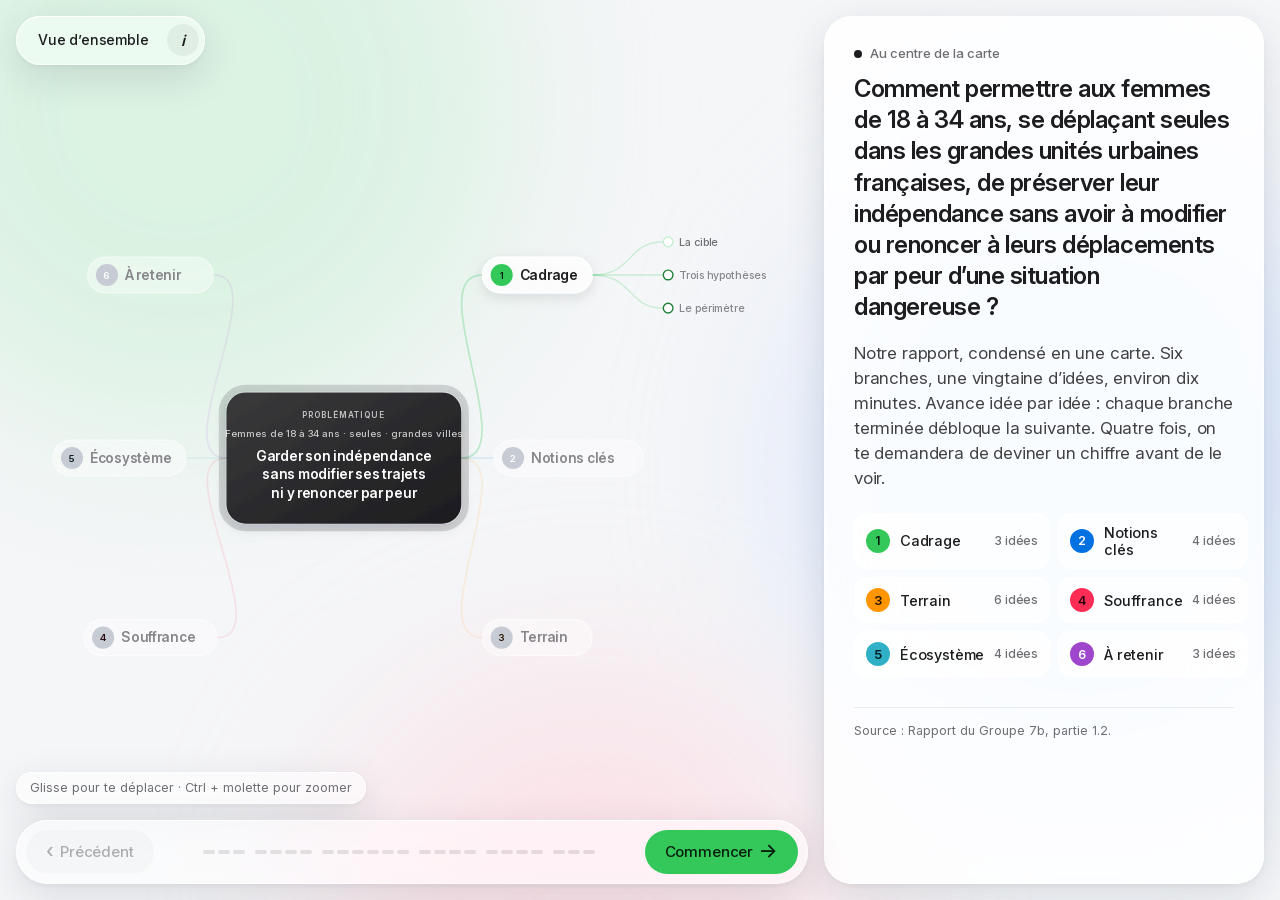
<file: index.html>
<!doctype html>
<html lang="fr">
<head>
  <meta charset="utf-8">
  <meta name="viewport" content="width=device-width, initial-scale=1, viewport-fit=cover">
  <meta name="theme-color" content="#f5f6f8">
  <title>Quand la peur modifie le trajet — Groupe 7b</title>
  <meta name="description" content="Le rapport du Groupe 7b condensé en une carte mentale interactive : comment les femmes de 18 à 34 ans peuvent garder leur liberté de déplacement sans modifier leurs trajets par peur.">
  <link rel="icon" href="assets/favicon.svg" type="image/svg+xml">
  <link rel="stylesheet" href="css/variables.css">
  <link rel="stylesheet" href="css/style.css">
  <script src="data/carte.js" defer></script>
  <script src="js/carte.js" defer></script>
</head>
<body>
  <a class="skip-link" href="#panneau">Aller au contenu</a>
  <div class="backdrop" aria-hidden="true"><i></i><i></i><i></i></div>

  <header class="topbar glass">
    <button type="button" class="seg" data-overview aria-pressed="false">Vue d’ensemble</button>
    <button type="button" class="info-button" data-info aria-expanded="false" aria-controls="infos" aria-label="Informations sur le groupe">i</button>
  </header>
  <div class="info-pop glass dense" id="infos" role="dialog" aria-label="Informations sur le groupe" hidden data-info-pop></div>

  <main class="app" data-app>
    <section class="stage" aria-label="Carte mentale du rapport">
      <svg class="map" data-map viewBox="0 0 1500 860" role="group" aria-label="Carte mentale : la problématique au centre, six branches autour. Glisser pour se déplacer."></svg>
      <p class="stage-hint glass" data-hint>Glisse pour te déplacer · Ctrl + molette pour zoomer</p>
    </section>

    <nav class="chips" data-chips aria-label="Branches du rapport"></nav>

    <aside class="panel glass dense" id="panneau" tabindex="-1">
      <div class="panel-scroll" data-panel></div>
    </aside>
    <p class="sr-only" aria-live="polite" data-live></p>

    <nav class="outline glass dense" data-outline aria-label="Sommaire de la carte" hidden></nav>
  </main>

  <footer class="guide glass" aria-label="Parcours guidé">
    <button type="button" class="nav-button" data-prev><span aria-hidden="true">‹</span> Précédent</button>
    <div class="progress" data-progress role="img"></div>
    <button type="button" class="nav-button primary" data-next>Suivant <span aria-hidden="true">›</span></button>
  </footer>

  <noscript><p class="noscript">Ce site a besoin de JavaScript pour afficher la carte.</p></noscript>
</body>
</html>
</file>
<file: css/variables.css>
/* Thème « Glass Spectre » — voir DESIGN.md */
:root {
  --accent: #34c759;
  --accent-bright: #5fd67b;
  --accent-hover: #2fb350;
  --accent-ink: #217f39;
  --accent-deep: #1e7233;
  --accent-mist: #ebf9ee;
  --accent-sky: #c6efd1;
  --on-accent: #081e0d;
  --accent-rgb: 52 199 89;
  --data: #0071e3;
  --red: #d70015;
  --red-mist: #fff0f0;

  --ink: #1d1d1f;
  --ink-2: #424245;
  --ink-3: #6e6e73;
  --ink-4: #86868b;
  --hairline: rgb(0 0 0 / 8%);
  --track: #eef2f8;
  --canvas: #f5f6f8;
  --white: #ffffff;

  --glass: rgb(255 255 255 / 55%);
  --glass-dense: rgb(255 255 255 / 84%);
  --glass-card: rgb(255 255 255 / 70%);
  --glass-blur: blur(24px) saturate(180%);
  --glass-blur-dense: blur(32px) saturate(180%);
  --glass-edge: inset 0 1px 0 rgb(255 255 255 / 85%), inset 0 0 0 1px rgb(255 255 255 / 55%);
  --shadow-float: 0 12px 40px rgb(20 30 50 / 12%), 0 2px 6px rgb(20 30 50 / 5%);
  --shadow-soft: 0 4px 16px rgb(20 30 50 / 7%);

  --font-display: -apple-system, BlinkMacSystemFont, 'SF Pro Display', 'Inter', 'Segoe UI', system-ui, sans-serif;
  --font-text: -apple-system, BlinkMacSystemFont, 'SF Pro Text', 'Inter', 'Segoe UI', system-ui, sans-serif;

  --radius-pill: 999px;
  --radius-small: 14px;
  --radius-card: 20px;
  --radius-panel: 28px;

  --gap: 16px;
  --panel-w: 440px;
  --topbar-h: 60px;
  --guide-h: 64px;
}

/* Une couleur par branche (couleurs système Apple). Les variables --accent* suivent :
   sur la carte, chaque branche garde sa couleur ; dans le panneau et la barre de parcours,
   c'est la couleur de la branche en cours (body[data-branch]). */
[data-b="0"], body[data-branch="0"] { --accent: #34c759; --accent-hover: #2fb350; --accent-ink: #217f39; --accent-deep: #1e7233; --accent-mist: #ebf9ee; --accent-sky: #c6efd1; --on-accent: #081e0d; --accent-rgb: 52 199 89; }
[data-b="1"], body[data-branch="1"] { --accent: #0071e3; --accent-hover: #0062c4; --accent-ink: #006be0; --accent-deep: #005cc1; --accent-mist: #e6f2ff; --accent-sky: #b8daff; --on-accent: #ffffff; --accent-rgb: 0 113 227; }
[data-b="2"], body[data-branch="2"] { --accent: #ff9500; --accent-hover: #e68600; --accent-ink: #a35f00; --accent-deep: #8f5400; --accent-mist: #fff4e6; --accent-sky: #ffe1b8; --on-accent: #261600; --accent-rgb: 255 149 0; }
[data-b="3"], body[data-branch="3"] { --accent: #ff2d55; --accent-hover: #e6284c; --accent-ink: #d12546; --accent-deep: #b4203c; --accent-mist: #ffeaee; --accent-sky: #ffc4cf; --on-accent: #26070d; --accent-rgb: 255 45 85; }
[data-b="4"], body[data-branch="4"] { --accent: #30b0c7; --accent-hover: #2b9eb3; --accent-ink: #217887; --accent-deep: #1e6c7a; --accent-mist: #eaf7f9; --accent-sky: #c5e9ef; --on-accent: #071a1e; --accent-rgb: 48 176 199; }
[data-b="5"], body[data-branch="5"] { --accent: #9f47cc; --accent-hover: #8c3eb4; --accent-ink: #9a48c3; --accent-deep: #883fac; --accent-mist: #f7eefc; --accent-sky: #e9cff6; --on-accent: #ffffff; --accent-rgb: 159 71 204; }
</file>
<file: css/style.css>
/* Thème « Glass Spectre » — référence : DESIGN.md */
@font-face { font-family: Inter; src: url('../assets/fonts/InterVariable.woff2') format('woff2'); font-weight: 100 900; font-style: normal; font-display: swap; }

*, *::before, *::after { box-sizing: border-box; }
html { -webkit-text-size-adjust: 100%; }
body {
  margin: 0; height: 100vh; height: 100dvh; overflow: hidden;
  background: var(--canvas); color: var(--ink);
  font-family: var(--font-text); font-size: 17px; line-height: 1.47; letter-spacing: -.01em;
  -webkit-font-smoothing: antialiased; -moz-osx-font-smoothing: grayscale;
}
button { font: inherit; color: inherit; letter-spacing: inherit; cursor: pointer; }
button:disabled { cursor: default; }
h1, h2, h3, p, ol, ul, dl, dd, figure, blockquote { margin: 0; padding: 0; }
ol, ul { list-style: none; }
a { color: var(--accent-ink); text-decoration: none; }
a:hover { text-decoration: underline; }
::selection { background: var(--accent-sky); }
:focus-visible { outline: 3px solid var(--accent-ink); outline-offset: 2px; }
.sr-only { position: absolute; width: 1px; height: 1px; overflow: hidden; clip: rect(0 0 0 0); white-space: nowrap; }
.skip-link { position: fixed; top: -100px; left: 16px; z-index: 50; padding: 10px 18px; border-radius: var(--radius-pill); background: var(--accent); color: var(--on-accent); }
.skip-link:focus { top: 12px; }
.noscript { position: relative; z-index: 5; padding: 24px; }

/* ---------- Fond : halos bleus qui dérivent ---------- */
.backdrop { position: fixed; inset: 0; z-index: 0; overflow: hidden; pointer-events: none; }
.backdrop i { position: absolute; display: block; border-radius: 50%; filter: blur(90px); opacity: .55; animation: drift 38s ease-in-out infinite alternate; }
.backdrop i:nth-child(1) { width: 52vw; height: 52vw; left: -12vw; top: -18vw; background: #c6efd1; }
.backdrop i:nth-child(2) { width: 46vw; height: 46vw; right: -8vw; top: 20vh; background: #c8dcff; animation-duration: 46s; animation-delay: -12s; }
.backdrop i:nth-child(3) { width: 40vw; height: 40vw; left: 26vw; bottom: -22vw; background: #ffd3dc; animation-duration: 52s; animation-delay: -24s; }
@keyframes drift {
  0% { transform: translate3d(0, 0, 0) scale(1); }
  50% { transform: translate3d(6vw, 4vh, 0) scale(1.08); }
  100% { transform: translate3d(-4vw, 8vh, 0) scale(.96); }
}

/* ---------- Verre ---------- */
.glass {
  background: var(--glass);
  -webkit-backdrop-filter: var(--glass-blur); backdrop-filter: var(--glass-blur);
  box-shadow: var(--glass-edge), var(--shadow-float);
}
.glass.dense { background: var(--glass-dense); -webkit-backdrop-filter: var(--glass-blur-dense); backdrop-filter: var(--glass-blur-dense); }
/* reflet qui suit le curseur : la partie « liquide » du verre */
.glass::after {
  content: ''; position: absolute; inset: 0; border-radius: inherit; pointer-events: none; z-index: 2;
  background: radial-gradient(360px circle at var(--mx, 50%) var(--my, -40%), rgb(255 255 255 / 70%), rgb(255 255 255 / 0%) 60%);
  mix-blend-mode: soft-light; opacity: 0; transition: opacity .35s ease;
}
.glass:hover::after { opacity: 1; }
.glass.dense::after { background: radial-gradient(420px circle at var(--mx, 50%) var(--my, -40%), rgb(255 255 255 / 50%), rgb(255 255 255 / 0%) 55%); }
@supports not ((backdrop-filter: blur(1px)) or (-webkit-backdrop-filter: blur(1px))) {
  .glass, .glass.dense { background: rgb(255 255 255 / 94%); }
}

/* ---------- Bouton « Vue d'ensemble » (flottant, en haut à gauche) ---------- */
.topbar { position: fixed; z-index: 10; top: var(--gap); left: var(--gap); display: flex; align-items: center; padding: 6px; border-radius: var(--radius-pill); }
.seg { position: relative; z-index: 3; padding: 8px 16px; border: 0; border-radius: var(--radius-pill); background: transparent; font-size: 14px; font-weight: 500; white-space: nowrap; transition: background .2s, color .2s; }
.seg:hover { background: rgb(0 0 0 / 6%); }
.seg[aria-pressed="true"] { background: var(--ink); color: var(--white); }
.info-button { position: relative; z-index: 3; width: 32px; height: 32px; margin-left: 2px; border: 0; border-radius: 50%; background: rgb(0 0 0 / 5%); font-family: var(--font-display); font-size: 15px; font-weight: 600; font-style: italic; line-height: 1; display: grid; place-items: center; transition: background .2s, color .2s; }
.info-button:hover { background: rgb(0 0 0 / 9%); }
.info-button[aria-expanded="true"] { background: var(--ink); color: var(--white); }
.info-pop { background: #ffffff !important; -webkit-backdrop-filter: none !important; backdrop-filter: none !important; position: fixed; z-index: 11; top: calc(var(--gap) + 56px); left: var(--gap); width: 280px; padding: 18px 20px 20px; border-radius: var(--radius-card); animation: pop-in .22s cubic-bezier(.2, .8, .2, 1); }
.info-pop[hidden] { display: none; }
.info-pop > * { position: relative; z-index: 3; }
.info-pop .info-group { font-family: var(--font-display); font-size: 19px; font-weight: 700; letter-spacing: -.02em; }
.info-pop .info-event { margin-top: 2px; font-size: 13px; color: var(--ink-3); }
.info-pop ul { margin-top: 14px; padding-top: 12px; border-top: 1px solid var(--hairline); display: grid; gap: 6px; }
.info-pop li { font-size: 15px; font-weight: 500; }
@keyframes pop-in { from { opacity: 0; transform: translateY(-6px) scale(.98); } to { opacity: 1; transform: none; } }

/* ---------- Scène de la carte ---------- */
.stage { position: fixed; inset: 0; z-index: 1; }
.map { display: block; width: 100%; height: 100%; font-family: var(--font-display); user-select: none; -webkit-user-select: none; touch-action: none; cursor: grab; }
.map.is-dragging, .map.is-dragging * { cursor: grabbing !important; }
.stage-hint {
  position: absolute; z-index: 5; left: var(--gap); bottom: calc(var(--gap) * 2 + var(--guide-h));
  padding: 7px 14px; border-radius: var(--radius-pill); font-size: 12.5px; color: var(--ink-3); letter-spacing: 0;
  transition: opacity .5s ease, transform .5s ease;
}
.stage-hint.is-hidden { opacity: 0; transform: translateY(6px); pointer-events: none; }

/* ---------- Carte SVG ---------- */
.link { fill: none; stroke: var(--accent); stroke-opacity: .22; stroke-width: 2; stroke-linecap: round; transition: stroke-opacity .3s, opacity .3s; }
.link-main { stroke-width: 2.5; stroke-opacity: .28; }
.link-leaf.is-seen { stroke-opacity: .42; }
.branch-links.is-locked .link-main { stroke-opacity: .1; }
.branch-links.is-locked .link-leaf { opacity: 0; }

.branch-node, .leaf, .center-node { cursor: pointer; outline: none; }
.branch-node rect { fill: rgb(255 255 255 / 80%); stroke: rgb(255 255 255 / 95%); stroke-width: 1.5; transition: fill .3s; }
.branch-num-bg { fill: var(--accent); transition: fill .3s; }
.branch-num { fill: var(--on-accent); font-size: 14px; font-weight: 600; }
.branch-title { fill: var(--ink); font-size: 20px; font-weight: 600; letter-spacing: -.02em; transition: fill .3s; }
.branch.is-done .branch-node rect { fill: var(--accent-mist); }
.branch.is-done .branch-title { fill: var(--accent-deep); }
.branch.is-active .branch-node rect { fill: var(--accent); stroke: rgb(255 255 255 / 50%); }
.branch.is-active .branch-num-bg { fill: var(--on-accent); }
.branch.is-active .branch-num { fill: var(--accent); }
.branch.is-active .branch-title { fill: var(--on-accent); }
.branch.is-locked .branch-node { cursor: default; }
.branch.is-locked .branch-node rect { fill: rgb(255 255 255 / 38%); stroke: rgb(255 255 255 / 60%); filter: none; }
.branch.is-locked .branch-num-bg { fill: #c7cbd3; }
.branch.is-locked .branch-title { fill: var(--ink-4); }
.branch:not(.is-locked):not(.is-active) .branch-node:hover rect { fill: rgb(255 255 255 / 97%); }
.branch.is-active .branch-node:hover rect { fill: var(--accent-hover); }
.branch-node:focus-visible rect { stroke: var(--accent-ink); stroke-width: 3; }

.leaf { transition: opacity .35s; }
.branch.is-locked .leaf { opacity: 0; pointer-events: none; }
.leaf-hit { fill: transparent; }
.leaf circle { fill: var(--white); stroke: var(--accent-ink); stroke-width: 2; transition: fill .25s, r .25s, stroke-width .25s; }
.leaf text { fill: var(--ink); font-family: var(--font-text); font-size: 15.5px; font-weight: 500; letter-spacing: -.01em; }
.leaf.is-next circle { stroke: var(--accent-sky); }
.leaf.is-next text { fill: var(--ink-3); }
.leaf.is-seen circle { fill: var(--accent); stroke: var(--accent-ink); }
.leaf.is-current circle { fill: var(--accent); stroke: rgb(var(--accent-rgb) / 30%); stroke-width: 8; r: 8px; }
.leaf.is-current text { fill: var(--accent-ink); font-weight: 600; }
.leaf[aria-disabled="true"] { cursor: default; }
.leaf[aria-disabled="true"] text { fill: var(--ink-4); }
.leaf:not([aria-disabled="true"]):hover text { fill: var(--accent-ink); }
.leaf:focus-visible .leaf-hit { fill: rgb(var(--accent-rgb) / 14%); stroke: var(--accent); stroke-width: 1.5; }

.branch, .branch-links { transition: opacity .45s; }
.map.is-focused .branch:not(.is-active), .map.is-focused .branch-links:not(.is-active) { opacity: .42; }

.center-bg { fill: url(#centerGrad); }
.center-halo { fill: none; stroke: var(--ink); stroke-opacity: 0; stroke-width: 10; transition: stroke-opacity .3s; }
.center-node.is-active .center-halo, .center-node:focus-visible .center-halo { stroke-opacity: .16; }
.center-label { fill: rgb(255 255 255 / 70%); font-size: 12px; font-weight: 600; letter-spacing: .12em; text-anchor: middle; }
.center-sub { fill: rgb(255 255 255 / 75%); font-family: var(--font-text); font-size: 14px; font-weight: 500; letter-spacing: 0; text-anchor: middle; }
.center-line { fill: var(--white); font-size: 20px; font-weight: 600; letter-spacing: -.02em; text-anchor: middle; }

/* ---------- Panneau de lecture ---------- */
.panel {
  position: fixed; z-index: 9; right: var(--gap); top: var(--gap); bottom: var(--gap); width: var(--panel-w);
  border-radius: var(--radius-panel); overflow: hidden;
  transition: transform .55s cubic-bezier(.2, .8, .2, 1), opacity .4s;
}
.panel:focus { outline: none; }
.panel-scroll { position: relative; z-index: 1; height: 100%; overflow-y: auto; overscroll-behavior: contain; padding: 28px 30px 36px; scrollbar-width: thin; scrollbar-color: rgb(0 0 0 / 15%) transparent; }
body.is-overview .panel { transform: translateX(calc(100% + var(--gap) * 2)); opacity: 0; pointer-events: none; }

/* ---------- Barre de parcours ---------- */
.guide {
  position: fixed; z-index: 10; left: var(--gap); bottom: var(--gap); right: calc(var(--panel-w) + var(--gap) * 2); height: var(--guide-h);
  display: flex; align-items: center; justify-content: space-between; gap: 16px; padding: 0 10px; border-radius: var(--radius-pill);
  transition: right .55s cubic-bezier(.2, .8, .2, 1);
}
body.is-overview .guide { right: var(--gap); }
.nav-button { position: relative; z-index: 3; display: inline-flex; align-items: center; justify-content: center; gap: 6px; min-width: 128px; padding: 11px 20px; border: 0; border-radius: var(--radius-pill); background: rgb(0 0 0 / 5%); font-size: 15px; font-weight: 500; transition: background .2s; }
.nav-button span { font-size: 20px; line-height: 0; margin-top: -2px; }
.nav-button:not(:disabled):hover { background: rgb(0 0 0 / 9%); }
.nav-button.primary { background: var(--accent); color: var(--on-accent); }
.nav-button.primary:not(:disabled):hover { background: var(--accent-hover); }
.nav-button:disabled { opacity: .35; }
.progress { position: relative; z-index: 3; display: flex; gap: 10px; align-items: center; justify-content: center; min-width: 0; overflow: hidden; }
.seg-group { display: flex; gap: 3px; }
.seg-group i { display: block; width: 12px; height: 4px; border-radius: 2px; background: rgb(0 0 0 / 10%); transition: background .3s, width .3s; }
.seg-group i.seen { background: var(--accent-sky); }
.seg-group i.cur { background: var(--accent); width: 22px; }

/* ---------- Panneau : contenu ---------- */
.crumb { display: flex; align-items: center; gap: 8px; font-size: 13px; font-weight: 500; color: var(--ink-3); letter-spacing: 0; }
.crumb span { margin-left: auto; font-variant-numeric: tabular-nums; }
.dot { display: inline-block; width: 8px; height: 8px; border-radius: 50%; background: var(--accent); }
.dot.center { background: var(--ink); }
.panel h2 { margin: 10px 0 18px; font-family: var(--font-display); font-size: 32px; font-weight: 700; letter-spacing: -.025em; line-height: 1.1; text-wrap: balance; }
.panel h2:focus { outline: none; }
.panel h2.problem { font-size: 24px; font-weight: 600; letter-spacing: -.02em; line-height: 1.3; }
.panel h3 { font-family: var(--font-display); font-size: 15px; font-weight: 600; letter-spacing: -.01em; }
.panel p + p, .panel p + figure, .panel figure + p { margin-top: 14px; }
.lead { color: var(--ink-2); }
.after { margin-top: 18px; color: var(--ink-2); }
* + .lead { margin-top: 18px; }
.source { margin-top: 30px !important; padding-top: 14px; border-top: 1px solid var(--hairline); font-size: 12.5px; color: var(--ink-3); line-height: 1.45; letter-spacing: 0; }
.locked-note { margin-top: 14px; font-size: 14px; color: var(--ink-3); }
.caveat { margin-top: 16px !important; font-size: 14px; color: var(--ink-3); }
.button { position: relative; z-index: 3; display: inline-flex; align-items: center; gap: 8px; padding: 11px 22px; border: 0; border-radius: var(--radius-pill); background: var(--accent); color: var(--on-accent); font-size: 15px; font-weight: 500; transition: background .2s; }
.button:hover { background: var(--accent-hover); }
.text-button { padding: 4px 0; border: 0; background: none; color: var(--accent-ink); font-size: 15px; font-weight: 500; }
.text-button:hover { text-decoration: underline; }

/* Intro */
.branch-list { display: grid; grid-template-columns: 1fr 1fr; gap: 8px; margin-top: 22px; }
.branch-list li { display: flex; align-items: center; gap: 10px; padding: 11px 12px; border-radius: var(--radius-small); background: var(--glass-card); box-shadow: inset 0 0 0 1px rgb(255 255 255 / 80%); font-weight: 500; font-size: 14.5px; line-height: 1.2; }
.branch-list span, .numbered .num, .chip span, .outline-branch span { flex: none; display: inline-grid; place-items: center; width: 24px; height: 24px; border-radius: 50%; background: var(--accent); color: var(--on-accent); font-size: 12.5px; font-weight: 600; }
.branch-list small { margin-left: auto; white-space: nowrap; color: var(--ink-3); font-size: 12px; }

/* Faits */
.facts { display: grid; gap: 1px; margin-top: 20px; border-radius: var(--radius-card); overflow: hidden; background: var(--hairline); }
.facts div { padding: 14px 16px; background: rgb(255 255 255 / 84%); }
.facts dt { font-size: 12px; font-weight: 600; letter-spacing: .06em; text-transform: uppercase; color: var(--ink-3); }
.facts dd { margin-top: 2px; font-weight: 500; }

/* Liste numérotée */
.numbered { display: grid; gap: 18px; margin-top: 4px; }
.numbered li { display: flex; gap: 14px; align-items: flex-start; }
.numbered strong { display: block; font-family: var(--font-display); font-size: 17px; font-weight: 600; letter-spacing: -.015em; }
.numbered p { margin-top: 2px; color: var(--ink-2); font-size: 15.5px; }

/* Périmètre */
.scope { display: grid; grid-template-columns: 1fr 1fr; gap: 10px; }
.scope-col { padding: 16px; border-radius: var(--radius-card); }
.scope-col.in { background: var(--accent-mist); }
.scope-col.in h3 { color: var(--accent-deep); }
.scope-col.out { background: rgb(0 0 0 / 4%); }
.scope-col ul { margin-top: 8px; display: grid; gap: 8px; font-size: 14.5px; }
.scope-col li { padding-left: 16px; position: relative; }
.scope-col li::before { content: ''; position: absolute; left: 0; top: .6em; width: 6px; height: 6px; border-radius: 50%; background: var(--accent); }
.scope-col.out li::before { background: none; box-shadow: inset 0 0 0 1.5px var(--ink-4); }

/* Trajet en étapes */
.trip { margin-top: 20px; }
.trip li { position: relative; display: flex; align-items: baseline; gap: 10px; padding: 9px 0 9px 28px; }
.trip li::before { content: ''; position: absolute; left: 5px; top: 16px; width: 10px; height: 10px; border-radius: 50%; background: var(--white); box-shadow: inset 0 0 0 2px #b7c8ba; }
.trip li::after { content: ''; position: absolute; left: 9px; top: 30px; bottom: -10px; width: 2px; background: var(--hairline); }
.trip li:last-child::after { display: none; }
.trip li.hot::before { background: var(--red); box-shadow: 0 0 0 4px rgb(215 0 21 / 12%); }
.trip strong { font-weight: 600; }
.trip span { color: var(--ink-3); font-size: 14.5px; }
.legend { display: flex; align-items: center; gap: 8px; margin-top: 12px !important; font-size: 13.5px; color: var(--ink-3); }
.legend-dot { width: 8px; height: 8px; border-radius: 50%; background: var(--red); flex: none; }

/* Comparaison */
.compare { display: grid; grid-template-columns: 1fr 1fr; gap: 10px; }
.compare-card { padding: 16px; border-radius: var(--radius-card); background: rgb(0 0 0 / 4%); }
.compare-card.strong { background: var(--accent-mist); }
.compare-card.strong h3 { color: var(--accent-deep); }
.compare-card p { margin-top: 6px; font-size: 14.5px; color: var(--ink-2); }

/* Entonnoir */
.funnel { display: grid; gap: 6px; margin-bottom: 4px; }
.funnel li { width: var(--w); display: flex; align-items: baseline; gap: 10px; padding: 10px 16px; border-radius: var(--radius-small); background: rgb(0 0 0 / 4%); }
.funnel li.strong { background: var(--accent); color: var(--on-accent); }
.funnel b { font-family: var(--font-display); font-size: 28px; font-weight: 700; letter-spacing: -.03em; line-height: 1; font-variant-numeric: tabular-nums; }
.funnel span { font-weight: 500; font-size: 14.5px; }

/* Barres */
.bars { margin-top: 20px; }
.bars figcaption { font-size: 13px; font-weight: 500; color: var(--ink-3); margin-bottom: 12px; letter-spacing: 0; }
.bars ul { display: grid; gap: 12px; }
.bars li { display: grid; grid-template-columns: 1fr auto; column-gap: 12px; row-gap: 6px; align-items: baseline; }
.bar-label { font-size: 15px; }
.bar-value { grid-row: 1; grid-column: 2; font-size: 13px; color: var(--ink-3); white-space: nowrap; font-variant-numeric: tabular-nums; }
.bar-value b { font-size: 15px; font-weight: 600; color: var(--ink); }
.bar-value small { margin-left: 8px; font-size: 12.5px; }
.bar-track { grid-row: 2; grid-column: 1 / -1; height: 6px; border-radius: 3px; background: var(--track); overflow: hidden; }
.bar-fill { display: block; height: 100%; border-radius: 3px; background: var(--accent-sky); }
.bars li.hot .bar-label { font-weight: 600; }
.bars li.hot .bar-value b { color: var(--accent-ink); }
.bars li.hot .bar-fill { background: var(--accent); }

/* Devine le chiffre */
.guess, .scene, .chain-detail, .sol-card { position: relative; border-radius: var(--radius-card); background: var(--glass-card); box-shadow: inset 0 0 0 1px rgb(255 255 255 / 85%), var(--shadow-soft); }
.guess { padding: 20px 22px 22px; }
.guess-kicker { font-size: 12px; font-weight: 600; letter-spacing: .06em; text-transform: uppercase; color: var(--accent-ink); }
.guess.blue .guess-kicker { color: var(--data); }
.guess-q { margin-top: 6px !important; font-family: var(--font-display); font-size: 18px; font-weight: 600; letter-spacing: -.015em; line-height: 1.35; }
.guess-input { display: flex; align-items: baseline; gap: 8px; margin: 14px 0 4px; }
.guess-input output { font-family: var(--font-display); font-size: 56px; font-weight: 700; letter-spacing: -.04em; line-height: 1; font-variant-numeric: tabular-nums; }
.guess-input span { font-weight: 500; color: var(--ink-3); }
.guess input[type="range"] { width: 100%; margin: 8px 0 0; accent-color: var(--accent-ink); height: 28px; }
.guess-scale { display: flex; justify-content: space-between; font-size: 12px; color: var(--ink-3); }
.guess-actions { display: flex; align-items: center; gap: 18px; margin-top: 16px; flex-wrap: wrap; }
.reveal-big { display: flex; align-items: baseline; gap: 10px; margin-top: 12px; }
.reveal-big b { font-family: var(--font-display); font-size: 76px; font-weight: 700; letter-spacing: -.045em; line-height: .95; color: var(--accent-ink); font-variant-numeric: tabular-nums; }
.reveal-big span { font-size: 18px; font-weight: 500; color: var(--ink-2); }
.reveal-big:focus { outline: none; }
.guess.blue .reveal-big b { color: var(--data); }
.compare-track { position: relative; height: 70px; margin: 14px 8px 0; }
.compare-track .track { position: absolute; left: 0; right: 0; top: 31px; height: 4px; border-radius: 2px; background: var(--track); }
.mark { position: absolute; top: 0; bottom: 0; width: 0; }
.mark i { position: absolute; top: 25px; left: -8px; width: 16px; height: 16px; border-radius: 50%; }
.mark em { position: absolute; left: 0; transform: translateX(-50%); font-style: normal; font-size: 12.5px; font-weight: 600; white-space: nowrap; letter-spacing: 0; }
.mark.you i { background: var(--white); box-shadow: inset 0 0 0 2px var(--ink-3), var(--shadow-soft); }
.mark.you em { top: 0; color: var(--ink-3); }
.mark.real i { background: var(--accent); box-shadow: 0 0 0 5px rgb(var(--accent-rgb) / 28%); }
.mark.real em { top: 48px; color: var(--accent-ink); }
.guess.blue .mark.real i { background: var(--data); box-shadow: 0 0 0 5px rgb(0 113 227 / 18%); }
.guess.blue .mark.real em { color: var(--data); }
.guess-msg { margin-top: 8px !important; font-weight: 500; }
.guess + .lead, .facts + .guess { margin-top: 18px; }

/* Mise en situation */
.scene { padding: 18px 20px 20px; }
.scene + .scene { margin-top: 14px; }
.scene-time { display: inline-block; padding: 4px 11px; border-radius: var(--radius-pill); background: var(--ink); color: var(--white); font-size: 12px; font-weight: 600; letter-spacing: .02em; font-variant-numeric: tabular-nums; }
.scene-text { margin-top: 12px !important; font-family: var(--font-display); font-size: 19px; font-weight: 600; line-height: 1.35; letter-spacing: -.015em; }
.options { display: grid; gap: 8px; margin-top: 14px; }
.option { position: relative; width: 100%; padding: 12px 16px; border: 0; border-radius: var(--radius-small); background: rgb(255 255 255 / 88%); box-shadow: inset 0 0 0 1px var(--hairline); text-align: left; font-size: 15.5px; font-weight: 500; transition: box-shadow .15s, background .15s, color .15s; }
.option:not(:disabled):hover { box-shadow: inset 0 0 0 1.5px var(--accent); }
.option[aria-pressed="true"] { background: var(--accent); color: var(--on-accent); box-shadow: none; }
.option.right { background: var(--accent-mist); color: var(--accent-deep); box-shadow: inset 0 0 0 1.5px var(--accent); font-weight: 600; }
.option.right::after { content: ' ✓'; }
.option.wrong { background: var(--red-mist); box-shadow: inset 0 0 0 1.5px var(--red); }
.option.wrong::after { content: ' ✕'; color: var(--red); }
.option .mine { font-size: 13px; font-weight: 500; color: var(--red); }
.option:disabled:not(.right):not(.wrong) { opacity: .5; }
.option.small { width: auto; padding: 8px 14px; border-radius: var(--radius-pill); font-size: 14px; }
.scene-result { margin-top: 16px; padding-top: 16px; border-top: 1px solid var(--hairline); }
.scene-result .bars { margin-top: 14px; }
.result-big { font-size: 17px; font-weight: 500; }
.result-big b { font-family: var(--font-display); font-size: 22px; font-weight: 700; color: var(--accent-ink); }
.mini-chain { display: flex; flex-wrap: wrap; gap: 6px; margin-bottom: 12px; }
.mini-chain li { padding: 6px 12px; border-radius: var(--radius-pill); background: rgb(0 0 0 / 5%); font-size: 13.5px; font-weight: 500; color: var(--ink-3); }
.mini-chain li.on { background: var(--accent); color: var(--on-accent); }

/* Progression */
.chain { display: flex; flex-wrap: wrap; align-items: center; gap: 6px; margin-top: 20px; }
.chain-step { display: inline-flex; align-items: center; gap: 8px; padding: 7px 14px 7px 7px; border: 0; border-radius: var(--radius-pill); background: rgb(0 0 0 / 5%); font-weight: 500; font-size: 14.5px; transition: background .2s, color .2s; }
.chain-step span { display: inline-grid; place-items: center; width: 22px; height: 22px; border-radius: 50%; background: var(--white); font-size: 12px; font-weight: 600; }
.chain-step:hover { background: rgb(0 0 0 / 9%); }
.chain-step.past { background: var(--accent-mist); color: var(--accent-deep); }
.chain-step.on { background: var(--accent); color: var(--on-accent); }
.chain-step.on span { background: var(--on-accent); color: var(--accent); }
.chain-arrow { font-style: normal; color: var(--ink-4); }
.chain-detail { margin-top: 14px; padding: 18px 20px; }
.chain-detail h3 { font-size: 20px; letter-spacing: -.02em; }
.chain-detail p { margin-top: 6px; color: var(--ink-2); }

/* Coût */
.cost { display: flex; flex-wrap: wrap; gap: 8px; margin-top: 16px; }
.cost li { padding: 9px 16px; border-radius: var(--radius-pill); background: var(--accent-mist); color: var(--accent-deep); font-weight: 500; font-size: 15px; }

/* Citations */
.quote { padding: 2px 0 2px 18px; box-shadow: inset 3px 0 0 var(--accent); }
.quote p { font-family: var(--font-display); font-size: 21px; font-weight: 600; letter-spacing: -.02em; line-height: 1.35; }
.quote.big { padding: 26px 24px; border-radius: var(--radius-card); background: linear-gradient(135deg, #3a3a3c, #1c1c1e); box-shadow: var(--shadow-float); }
.quote.big p { color: var(--white); font-size: 22px; }
.quote.big::before { content: '“'; display: block; color: var(--accent); font-family: var(--font-display); font-size: 56px; font-weight: 700; line-height: .6; height: 26px; }

/* Chaîne de valeur */
.vchain ol { display: grid; gap: 6px; }
.vchain li { padding: 11px 14px; border-radius: var(--radius-small); background: rgb(255 255 255 / 78%); box-shadow: inset 0 0 0 1px var(--hairline); }
.vchain li strong { display: block; font-size: 15px; font-weight: 600; }
.vchain li span { font-size: 13.5px; color: var(--ink-3); }
.vchain li.hot { background: var(--red-mist); box-shadow: inset 3px 0 0 var(--red); }
.vchain li.hot strong { color: var(--red); }
.vchain-label { padding: 6px 0 0 !important; background: none !important; box-shadow: none !important; font-size: 12px; font-weight: 600; letter-spacing: .06em; text-transform: uppercase; color: var(--red); }

/* Acteurs */
.actors { display: grid; gap: 12px; }
.actors h3 { font-size: 12px; font-weight: 600; letter-spacing: .06em; text-transform: uppercase; color: var(--ink-3); margin-bottom: 8px; }
.actors ul { display: grid; grid-template-columns: 1fr 1fr; gap: 8px; }
.actors li { padding: 12px 14px; border-radius: var(--radius-small); }
.actors li strong { display: block; font-size: 14.5px; font-weight: 600; }
.actors li span { display: block; margin-top: 2px; font-size: 13px; color: var(--ink-2); line-height: 1.4; }
.actors-group.near li { background: var(--accent-mist); }
.actors-group.near li strong { color: var(--accent-deep); }
.actors-group.far li { background: rgb(0 0 0 / 4%); }
.actors-center { justify-self: center; padding: 8px 18px; border-radius: var(--radius-pill); background: var(--ink); color: var(--white); font-weight: 600; text-align: center; line-height: 1.25; font-size: 15px; }
.actors-center small { display: block; font-weight: 400; color: rgb(255 255 255 / 72%); font-size: 12.5px; }
.punch { margin-top: 18px !important; padding: 18px 20px; border-radius: var(--radius-card); background: var(--accent); color: var(--on-accent); font-family: var(--font-display); font-size: 19px; font-weight: 600; letter-spacing: -.015em; line-height: 1.35; box-shadow: var(--shadow-float); }

/* Solutions */
.sol-list { display: flex; flex-wrap: wrap; gap: 8px; margin-top: 16px; }
.sol-card { margin-top: 16px; padding: 18px 20px; }
.sol-card .tag { display: inline-block; padding: 4px 11px; border-radius: var(--radius-pill); background: var(--accent-mist); color: var(--accent-deep); font-size: 12.5px; font-weight: 500; }
.sol-card h3 { margin-top: 10px; font-size: 19px; letter-spacing: -.02em; }
.sol-card dl { display: grid; gap: 12px; margin-top: 12px; }
.sol-card dt { font-size: 12px; font-weight: 600; letter-spacing: .06em; text-transform: uppercase; color: var(--ink-3); }
.sol-card dd { margin-top: 2px; font-size: 15.5px; }
.sol-card .limit dt { color: var(--red); }

/* Zone de friction */
.friction { display: grid; grid-template-columns: 1fr 1.3fr 1fr; gap: 8px; margin-top: 20px; }
.friction li { display: flex; flex-direction: column; gap: 6px; padding: 14px; border-radius: var(--radius-card); background: rgb(0 0 0 / 4%); }
.friction li strong { font-size: 15.5px; font-weight: 600; }
.friction li span { font-size: 13.5px; color: var(--ink-2); line-height: 1.4; }
.friction li small { margin-top: auto; font-size: 12px; font-weight: 500; color: var(--ink-3); }
.friction li.hot { background: var(--red-mist); box-shadow: inset 0 0 0 1.5px var(--red); }
.friction li.hot strong, .friction small.gap { color: var(--red); }

/* Quiz */
.quiz { display: grid; gap: 22px; counter-reset: q; }
.quiz > li { counter-increment: q; }
.quiz-q { font-family: var(--font-display); font-weight: 600; font-size: 17px; letter-spacing: -.015em; }
.quiz-q::before { content: counter(q) '. '; color: var(--accent-ink); }
.quiz-why { margin-top: 10px !important; font-size: 14.5px; color: var(--ink-2); }
.quiz-why:focus { outline: none; }
.quiz-end { margin-top: 24px; padding: 20px; border-radius: var(--radius-card); background: var(--accent-mist); }
.quiz-end p { font-weight: 500; margin-bottom: 14px; color: var(--accent-deep); }

/* ---------- Tablette ---------- */
@media (max-width: 1180px) {
  :root { --panel-w: 380px; }
  .panel-scroll { padding: 24px 24px 32px; }
  .progress { display: none; }
  .nav-button { min-width: 0; }
}

/* ---------- Mobile ---------- */
@media (max-width: 899px) {
  body { height: auto; overflow: visible; font-size: 16.5px; }
  .topbar { position: sticky; top: 8px; left: auto; width: fit-content; margin: 8px; }
  .info-pop { top: 64px; left: 8px; }
  .stage { display: none; }
  .app { position: relative; z-index: 2; }
  .chips { display: flex; gap: 6px; overflow-x: auto; padding: 4px 8px 10px; scrollbar-width: none; }
  .chips::-webkit-scrollbar { display: none; }
  .chip { flex: none; display: inline-flex; align-items: center; gap: 6px; padding: 5px 12px 5px 5px; border: 0; border-radius: var(--radius-pill); background: var(--glass-dense); -webkit-backdrop-filter: var(--glass-blur); backdrop-filter: var(--glass-blur); box-shadow: var(--glass-edge), var(--shadow-soft); font-size: 13.5px; font-weight: 500; }
  .chip span { width: 22px; height: 22px; font-size: 11.5px; }
  .chip.done { background: var(--accent-mist); color: var(--accent-deep); }
  .chip[data-goto-branch] span { background: var(--accent); color: var(--on-accent); }
  .chip.on { background: var(--accent); color: var(--on-accent); }
  .chip.on span { background: var(--on-accent); color: var(--accent); }
  .chip:disabled { color: var(--ink-4); background: rgb(255 255 255 / 45%); }
  .chip:disabled span { background: #c7cbd3; }
  .panel { position: relative; inset: auto; width: auto; margin: 0 8px; border-radius: 24px; overflow: visible; transition: none; }
  .panel-scroll { height: auto; overflow: visible; padding: 22px 18px 28px; }
  .panel h2 { font-size: 27px; }
  body.is-overview .panel { display: none; transform: none; }
  .outline:not([hidden]) { display: block; position: relative; margin: 0 8px; padding: 22px 18px 28px; border-radius: 24px; }
  .outline h2 { font-family: var(--font-display); font-size: 24px; font-weight: 700; letter-spacing: -.025em; margin-bottom: 14px; }
  .outline > ol { display: grid; gap: 16px; }
  .outline-branch { display: flex; align-items: center; gap: 10px; font-weight: 600; }
  .outline ul { display: grid; gap: 6px; margin: 8px 0 0 34px; }
  .outline ul button { position: relative; z-index: 3; border: 0; background: none; padding: 2px 0; text-align: left; color: var(--accent-ink); }
  .outline ul button.seen { font-weight: 600; }
  .outline ul button:disabled { color: var(--ink-4); }
  .guide { position: sticky; left: auto; right: auto !important; bottom: 8px; margin: 12px 8px max(8px, env(safe-area-inset-bottom)); height: auto; padding: 8px; }
  .nav-button { flex: 1; padding: 12px 14px; }
  .scope, .compare, .actors ul, .branch-list, .friction { grid-template-columns: 1fr; }
  .reveal-big b { font-size: 64px; }
}

@media (min-width: 900px) {
  .chips, .outline { display: none !important; }
}

@media (prefers-reduced-motion: reduce) {
  *, *::before, *::after { transition: none !important; animation: none !important; scroll-behavior: auto !important; }
}

@media print {
  body { height: auto; overflow: visible; }
  .backdrop, .topbar, .guide, .chips, .stage-hint { display: none; }
  .stage { position: relative; height: 60vh; }
  .panel { position: relative; inset: auto; width: auto; }
  .panel-scroll { overflow: visible; }
}
</file>
